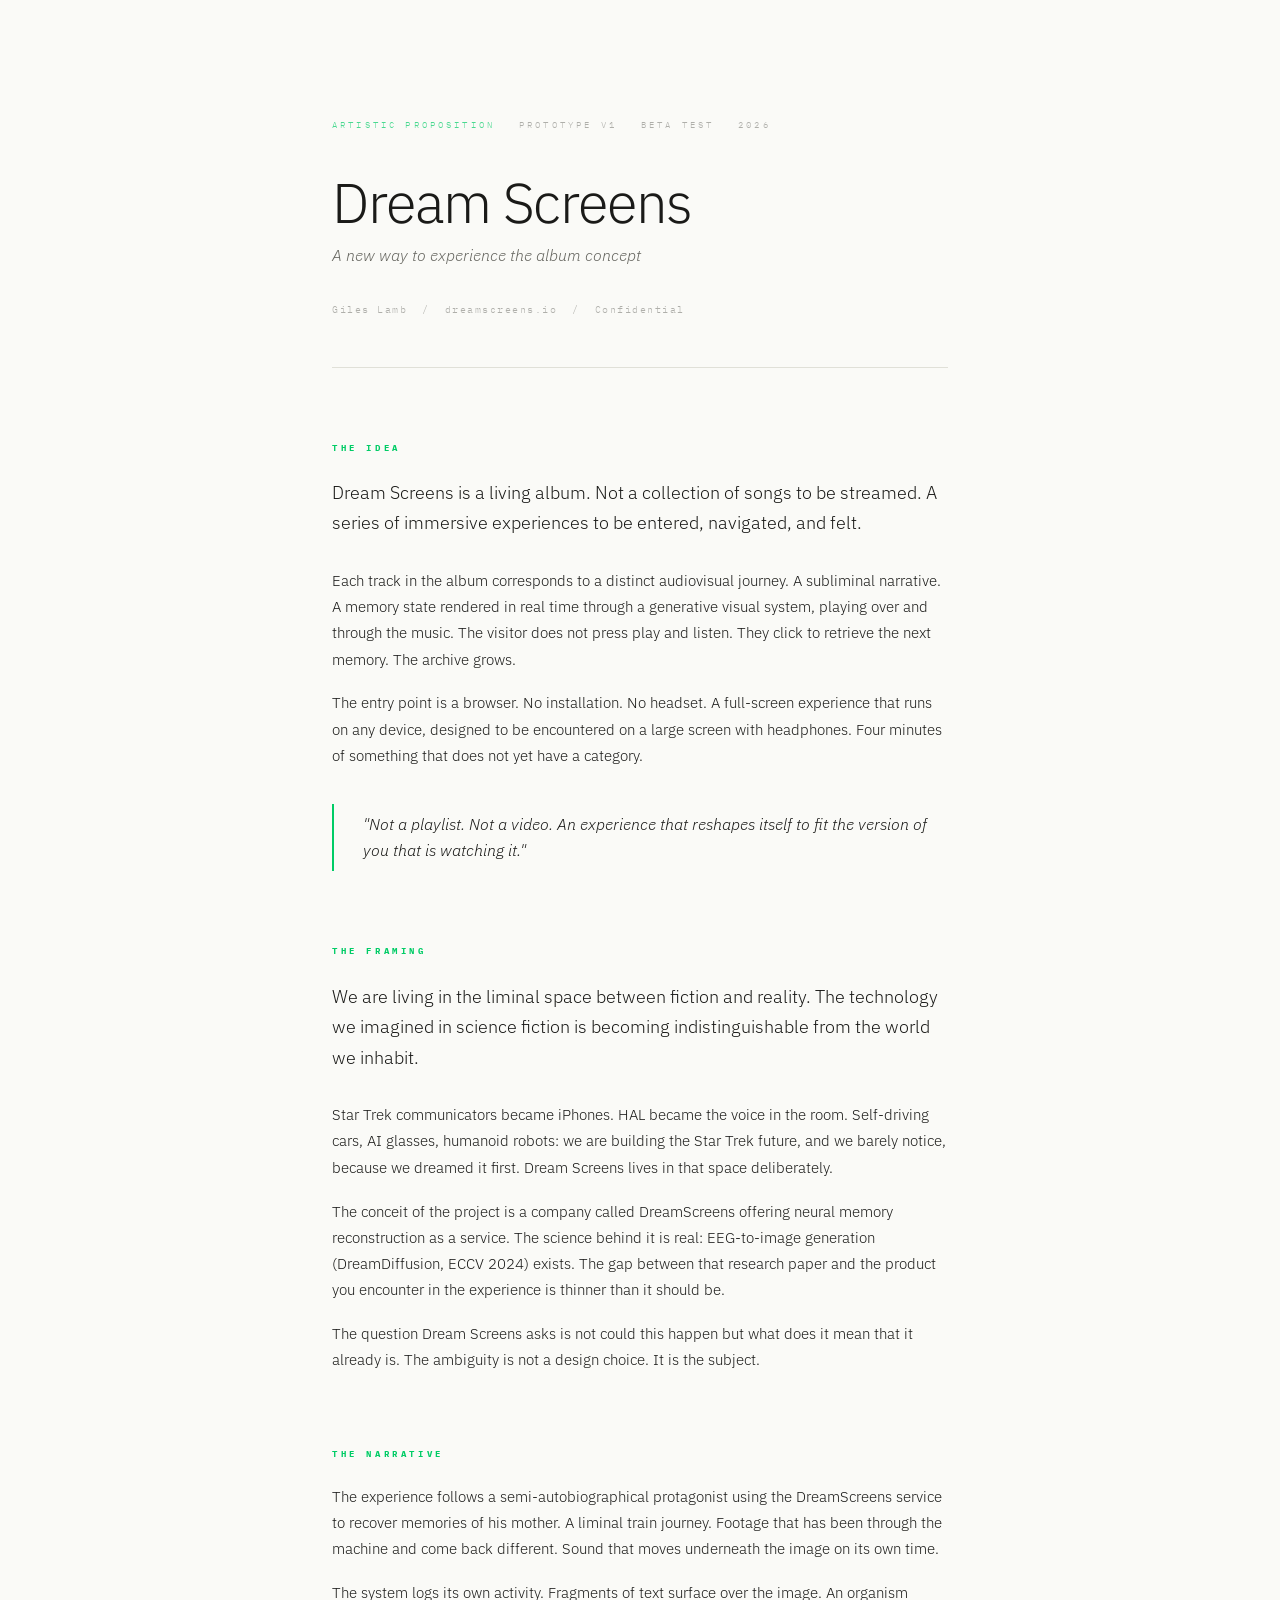
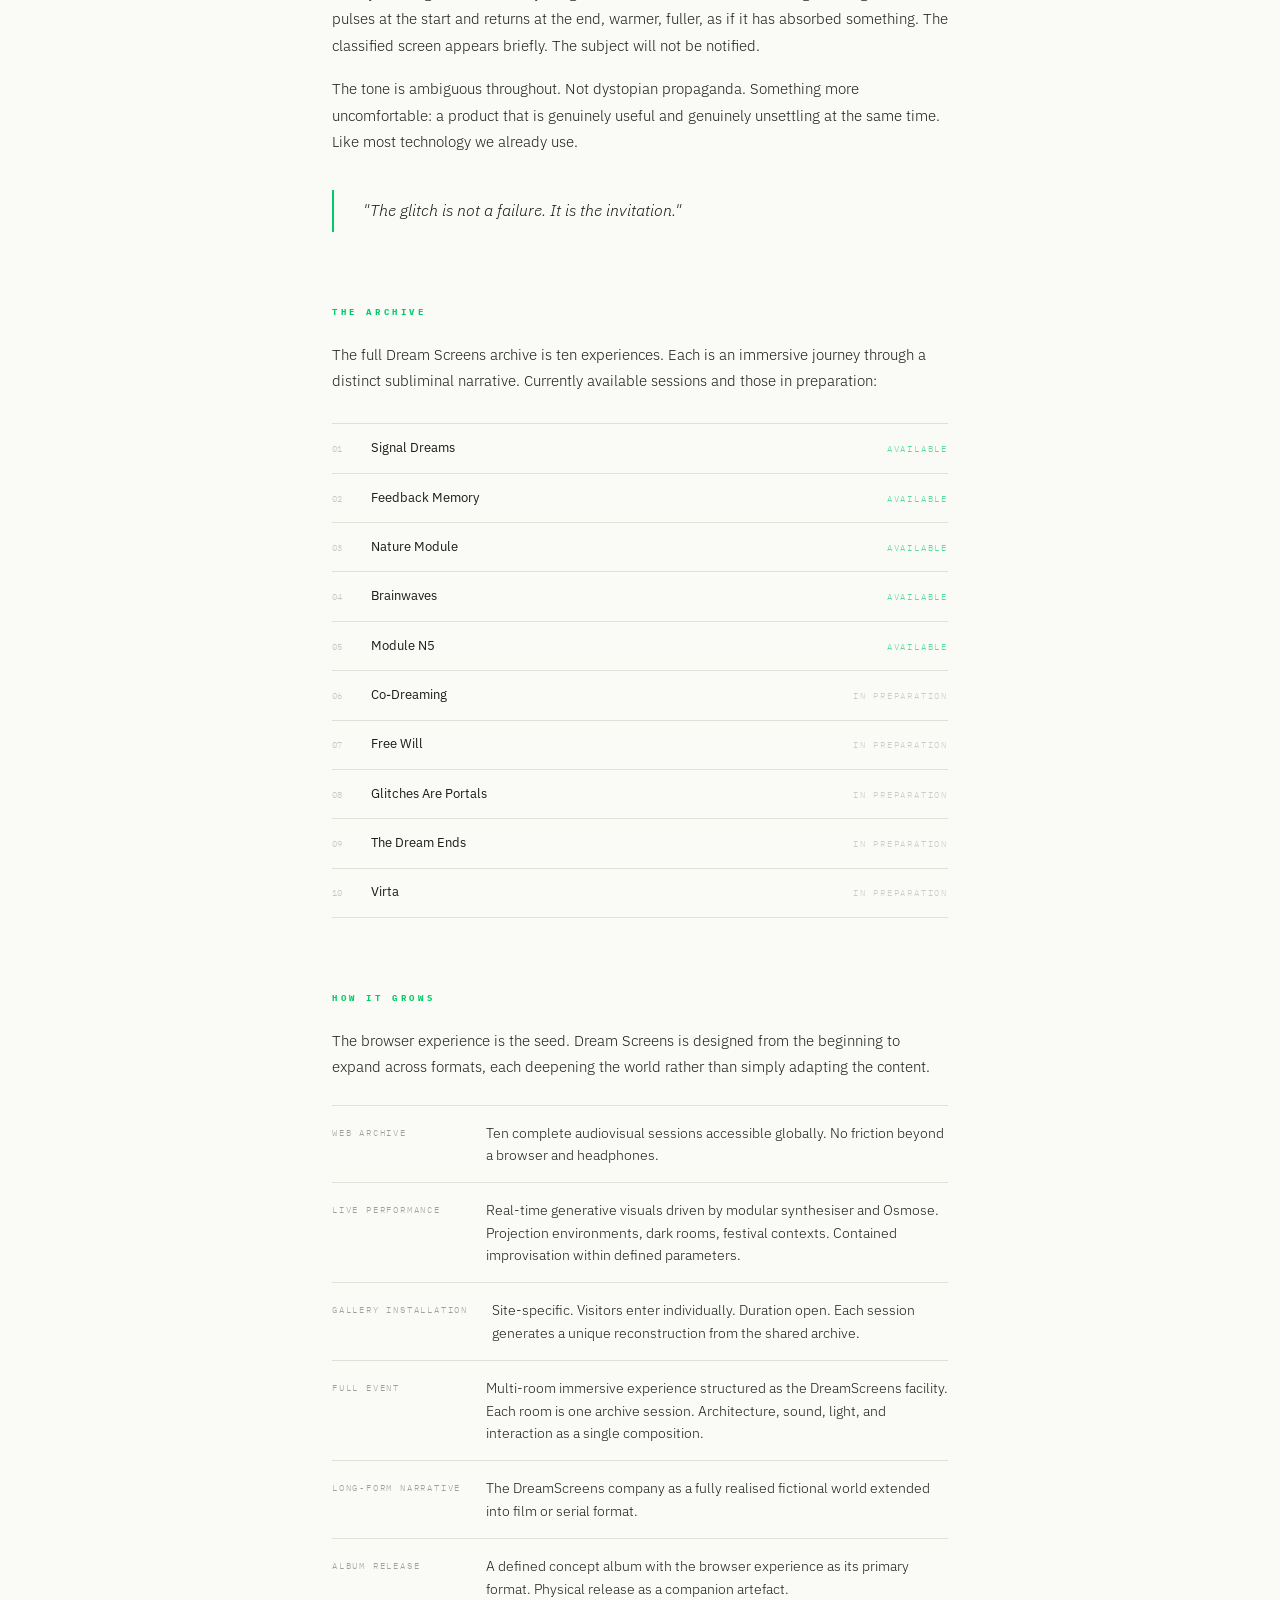
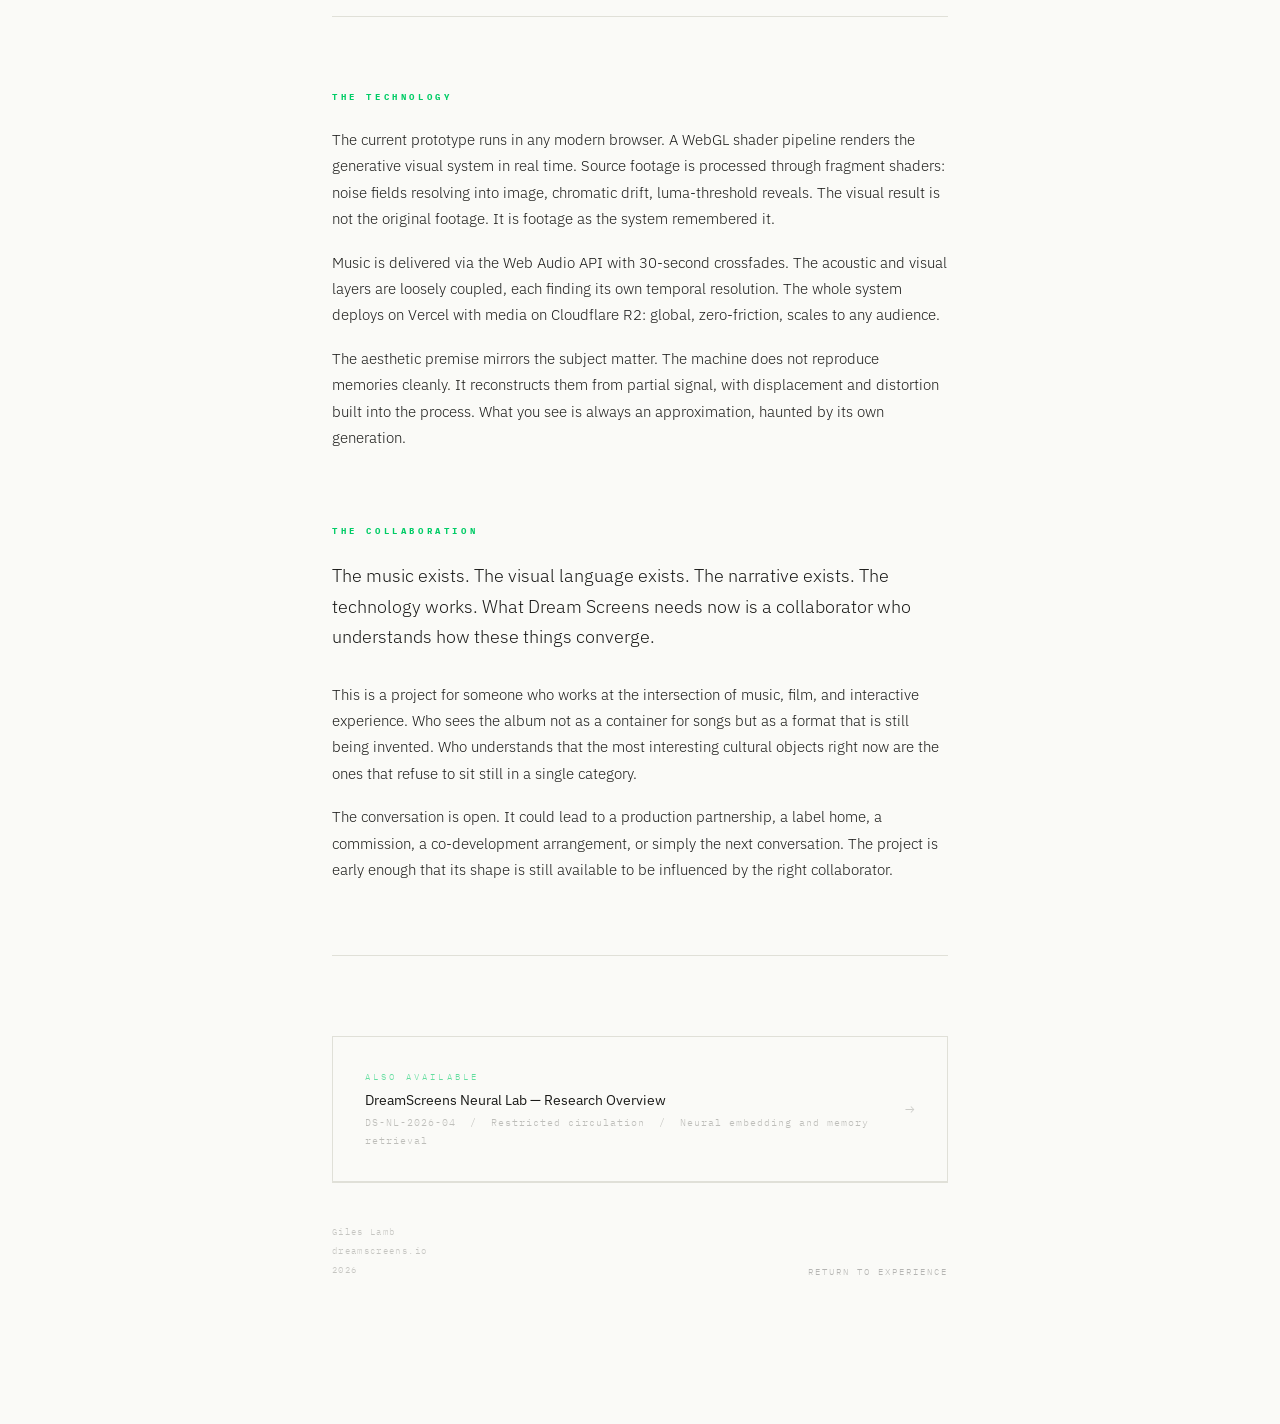
<file: proposal.html>
<!DOCTYPE html>
<html lang="en">
<head>
<meta charset="UTF-8">
<meta name="viewport" content="width=device-width, initial-scale=1.0">
<title>Dream Screens — Artistic Proposition</title>
<style>
@import url('https://fonts.googleapis.com/css2?family=IBM+Plex+Mono:wght@300;400&family=IBM+Plex+Sans:ital,wght@0,300;0,400;1,300;1,400&display=swap');

*, *::before, *::after { margin:0; padding:0; box-sizing:border-box; }

:root {
  --mono: 'IBM Plex Mono', monospace;
  --sans: 'IBM Plex Sans', sans-serif;
  --green: #00cc66;
  --text: #1a1a18;
  --muted: #666660;
  --rule: #e0e0d8;
  --bg: #fafaf7;
}

html { background: var(--bg); }
body {
  font-family: var(--sans);
  font-size: 16px;
  line-height: 1.75;
  color: var(--text);
  font-weight: 300;
  -webkit-font-smoothing: antialiased;
}

.page {
  max-width: 680px;
  margin: 0 auto;
  padding: 12vh 2rem 16vh;
}

/* Header */
.header {
  margin-bottom: 8vh;
  padding-bottom: 3rem;
  border-bottom: 1px solid var(--rule);
}
.badge {
  display: inline-flex;
  gap: 1.5rem;
  margin-bottom: 2.5rem;
}
.badge span {
  font-family: var(--mono);
  font-size: 9px;
  letter-spacing: 0.35em;
  text-transform: uppercase;
  color: var(--muted);
  opacity: 0.5;
}
.badge span.highlight {
  color: var(--green);
  opacity: 0.7;
}
.header h1 {
  font-family: var(--sans);
  font-size: clamp(32px, 5vw, 56px);
  font-weight: 300;
  line-height: 1.05;
  letter-spacing: -0.025em;
  color: var(--text);
  margin-bottom: 0.6rem;
}
.header .sub {
  font-family: var(--sans);
  font-size: 16px;
  font-style: italic;
  color: var(--muted);
  font-weight: 300;
  margin-bottom: 2rem;
}
.header .author {
  font-family: var(--mono);
  font-size: 10px;
  letter-spacing: 0.15em;
  color: var(--muted);
  opacity: 0.5;
}

/* Sections */
section { margin-bottom: 4.5rem; }

h2 {
  font-family: var(--mono);
  font-size: 9px;
  letter-spacing: 0.4em;
  text-transform: uppercase;
  color: var(--green);
  margin-bottom: 1.4rem;
}

h3 {
  font-family: var(--sans);
  font-size: 18px;
  font-weight: 400;
  line-height: 1.3;
  color: var(--text);
  margin-bottom: 0.9rem;
  margin-top: 2.2rem;
}
h3:first-child { margin-top: 0; }

p { margin-bottom: 1.1rem; font-size: 15px; }
p.lead {
  font-size: 18px;
  line-height: 1.7;
  font-weight: 300;
  margin-bottom: 1.8rem;
}

blockquote {
  border-left: 2px solid var(--green);
  padding: 0.5rem 0 0.5rem 1.8rem;
  margin: 2.2rem 0;
}
blockquote p {
  font-style: italic;
  font-size: 16px;
  line-height: 1.6;
  color: var(--text);
  margin-bottom: 0;
}

/* Format grid */
.formats { margin: 1.5rem 0; }
.format-row {
  display: flex;
  gap: 1.5rem;
  padding: 1rem 0;
  border-bottom: 1px solid var(--rule);
  align-items: flex-start;
}
.format-row:first-child { border-top: 1px solid var(--rule); }
.format-key {
  font-family: var(--mono);
  font-size: 9px;
  letter-spacing: 0.2em;
  text-transform: uppercase;
  color: var(--muted);
  min-width: 130px;
  padding-top: 3px;
  opacity: 0.6;
}
.format-val {
  font-size: 14px;
  line-height: 1.6;
  color: var(--text);
  flex: 1;
}

/* Track listing */
.tracklist { margin: 1.8rem 0; border-top: 1px solid var(--rule); }
.track {
  display: flex;
  align-items: baseline;
  gap: 1.2rem;
  padding: 0.8rem 0;
  border-bottom: 1px solid var(--rule);
}
.track .num {
  font-family: var(--mono);
  font-size: 9px;
  color: var(--muted);
  opacity: 0.35;
  min-width: 20px;
}
.track .title {
  font-size: 13px;
  font-weight: 400;
  flex: 1;
}
.track .status {
  font-family: var(--mono);
  font-size: 9px;
  letter-spacing: 0.2em;
  text-transform: uppercase;
  color: var(--green);
  opacity: 0.65;
}
.track .status.soon {
  color: var(--muted);
  opacity: 0.3;
}

/* Research paper link */
.research-link {
  margin-top: 5rem;
  padding: 2rem;
  border: 1px solid var(--rule);
  display: flex;
  justify-content: space-between;
  align-items: center;
  gap: 2rem;
  text-decoration: none;
  transition: border-color 0.2s;
}
.research-link:hover { border-color: var(--green); }
.research-link .rl-left {}
.research-link .rl-label {
  font-family: var(--mono);
  font-size: 9px;
  letter-spacing: 0.35em;
  text-transform: uppercase;
  color: var(--green);
  opacity: 0.6;
  margin-bottom: 0.4rem;
}
.research-link .rl-title {
  font-family: var(--sans);
  font-size: 14px;
  font-weight: 400;
  color: var(--text);
  line-height: 1.3;
}
.research-link .rl-sub {
  font-family: var(--mono);
  font-size: 10px;
  color: var(--muted);
  opacity: 0.4;
  margin-top: 0.3rem;
  letter-spacing: 0.1em;
}
.research-link .rl-arrow {
  font-family: var(--mono);
  font-size: 16px;
  color: var(--muted);
  opacity: 0.3;
  flex-shrink: 0;
  transition: opacity 0.2s, transform 0.2s;
}
.research-link:hover .rl-arrow { opacity: 0.7; transform: translateX(4px); }

hr { border: none; border-top: 1px solid var(--rule); margin: 4rem 0; }

/* Footer */
.doc-footer {
  padding-top: 2.5rem;
  border-top: 1px solid var(--rule);
  display: flex;
  justify-content: space-between;
  align-items: flex-end;
}
.doc-footer .left {
  font-family: var(--mono);
  font-size: 9px;
  letter-spacing: 0.15em;
  color: var(--muted);
  opacity: 0.35;
  line-height: 2.1;
}
.doc-footer a.back {
  font-family: var(--mono);
  font-size: 9px;
  letter-spacing: 0.22em;
  text-transform: uppercase;
  color: var(--text);
  text-decoration: none;
  opacity: 0.3;
  transition: opacity 0.2s;
}
.doc-footer a.back:hover { opacity: 0.8; }

@media (max-width: 600px) {
  .format-row { flex-direction: column; gap: 0.5rem; }
  .research-link { flex-direction: column; }
  .doc-footer { flex-direction: column; gap: 1.5rem; }
}
</style>
</head>
<body>
<div class="page">

  <div class="header">
    <div class="badge">
      <span class="highlight">Artistic Proposition</span>
      <span>Prototype v1</span>
      <span>Beta test</span>
      <span>2026</span>
    </div>
    <h1>Dream Screens</h1>
    <div class="sub">A new way to experience the album concept</div>
    <div class="author">Giles Lamb &nbsp;/&nbsp; dreamscreens.io &nbsp;/&nbsp; Confidential</div>
  </div>

  <section>
    <h2>The idea</h2>
    <p class="lead">Dream Screens is a living album. Not a collection of songs to be streamed. A series of immersive experiences to be entered, navigated, and felt.</p>
    <p>Each track in the album corresponds to a distinct audiovisual journey. A subliminal narrative. A memory state rendered in real time through a generative visual system, playing over and through the music. The visitor does not press play and listen. They click to retrieve the next memory. The archive grows.</p>
    <p>The entry point is a browser. No installation. No headset. A full-screen experience that runs on any device, designed to be encountered on a large screen with headphones. Four minutes of something that does not yet have a category.</p>

    <blockquote>
      <p>"Not a playlist. Not a video. An experience that reshapes itself to fit the version of you that is watching it."</p>
    </blockquote>
  </section>

  <section>
    <h2>The framing</h2>
    <p class="lead">We are living in the liminal space between fiction and reality. The technology we imagined in science fiction is becoming indistinguishable from the world we inhabit.</p>
    <p>Star Trek communicators became iPhones. HAL became the voice in the room. Self-driving cars, AI glasses, humanoid robots: we are building the Star Trek future, and we barely notice, because we dreamed it first. Dream Screens lives in that space deliberately.</p>
    <p>The conceit of the project is a company called DreamScreens offering neural memory reconstruction as a service. The science behind it is real: EEG-to-image generation (DreamDiffusion, ECCV 2024) exists. The gap between that research paper and the product you encounter in the experience is thinner than it should be.</p>
    <p>The question Dream Screens asks is not could this happen but what does it mean that it already is. The ambiguity is not a design choice. It is the subject.</p>
  </section>

  <section>
    <h2>The narrative</h2>
    <p>The experience follows a semi-autobiographical protagonist using the DreamScreens service to recover memories of his mother. A liminal train journey. Footage that has been through the machine and come back different. Sound that moves underneath the image on its own time.</p>
    <p>The system logs its own activity. Fragments of text surface over the image. An organism pulses at the start and returns at the end, warmer, fuller, as if it has absorbed something. The classified screen appears briefly. The subject will not be notified.</p>
    <p>The tone is ambiguous throughout. Not dystopian propaganda. Something more uncomfortable: a product that is genuinely useful and genuinely unsettling at the same time. Like most technology we already use.</p>

    <blockquote>
      <p>"The glitch is not a failure. It is the invitation."</p>
    </blockquote>
  </section>

  <section>
    <h2>The archive</h2>
    <p>The full Dream Screens archive is ten experiences. Each is an immersive journey through a distinct subliminal narrative. Currently available sessions and those in preparation:</p>

    <div class="tracklist">
      <div class="track"><span class="num">01</span><span class="title">Signal Dreams</span><span class="status">available</span></div>
      <div class="track"><span class="num">02</span><span class="title">Feedback Memory</span><span class="status">available</span></div>
      <div class="track"><span class="num">03</span><span class="title">Nature Module</span><span class="status">available</span></div>
      <div class="track"><span class="num">04</span><span class="title">Brainwaves</span><span class="status">available</span></div>
      <div class="track"><span class="num">05</span><span class="title">Module N5</span><span class="status">available</span></div>
      <div class="track"><span class="num">06</span><span class="title">Co-Dreaming</span><span class="status soon">in preparation</span></div>
      <div class="track"><span class="num">07</span><span class="title">Free Will</span><span class="status soon">in preparation</span></div>
      <div class="track"><span class="num">08</span><span class="title">Glitches Are Portals</span><span class="status soon">in preparation</span></div>
      <div class="track"><span class="num">09</span><span class="title">The Dream Ends</span><span class="status soon">in preparation</span></div>
      <div class="track"><span class="num">10</span><span class="title">Virta</span><span class="status soon">in preparation</span></div>
    </div>
  </section>

  <section>
    <h2>How it grows</h2>
    <p>The browser experience is the seed. Dream Screens is designed from the beginning to expand across formats, each deepening the world rather than simply adapting the content.</p>

    <div class="formats">
      <div class="format-row">
        <div class="format-key">Web archive</div>
        <div class="format-val">Ten complete audiovisual sessions accessible globally. No friction beyond a browser and headphones.</div>
      </div>
      <div class="format-row">
        <div class="format-key">Live performance</div>
        <div class="format-val">Real-time generative visuals driven by modular synthesiser and Osmose. Projection environments, dark rooms, festival contexts. Contained improvisation within defined parameters.</div>
      </div>
      <div class="format-row">
        <div class="format-key">Gallery installation</div>
        <div class="format-val">Site-specific. Visitors enter individually. Duration open. Each session generates a unique reconstruction from the shared archive.</div>
      </div>
      <div class="format-row">
        <div class="format-key">Full event</div>
        <div class="format-val">Multi-room immersive experience structured as the DreamScreens facility. Each room is one archive session. Architecture, sound, light, and interaction as a single composition.</div>
      </div>
      <div class="format-row">
        <div class="format-key">Long-form narrative</div>
        <div class="format-val">The DreamScreens company as a fully realised fictional world extended into film or serial format.</div>
      </div>
      <div class="format-row">
        <div class="format-key">Album release</div>
        <div class="format-val">A defined concept album with the browser experience as its primary format. Physical release as a companion artefact.</div>
      </div>
    </div>
  </section>

  <section>
    <h2>The technology</h2>
    <p>The current prototype runs in any modern browser. A WebGL shader pipeline renders the generative visual system in real time. Source footage is processed through fragment shaders: noise fields resolving into image, chromatic drift, luma-threshold reveals. The visual result is not the original footage. It is footage as the system remembered it.</p>
    <p>Music is delivered via the Web Audio API with 30-second crossfades. The acoustic and visual layers are loosely coupled, each finding its own temporal resolution. The whole system deploys on Vercel with media on Cloudflare R2: global, zero-friction, scales to any audience.</p>
    <p>The aesthetic premise mirrors the subject matter. The machine does not reproduce memories cleanly. It reconstructs them from partial signal, with displacement and distortion built into the process. What you see is always an approximation, haunted by its own generation.</p>
  </section>

  <section>
    <h2>The collaboration</h2>
    <p class="lead">The music exists. The visual language exists. The narrative exists. The technology works. What Dream Screens needs now is a collaborator who understands how these things converge.</p>
    <p>This is a project for someone who works at the intersection of music, film, and interactive experience. Who sees the album not as a container for songs but as a format that is still being invented. Who understands that the most interesting cultural objects right now are the ones that refuse to sit still in a single category.</p>
    <p>The conversation is open. It could lead to a production partnership, a label home, a commission, a co-development arrangement, or simply the next conversation. The project is early enough that its shape is still available to be influenced by the right collaborator.</p>
  </section>

  <hr>

  <!-- Link to research paper -->
  <a class="research-link" href="whitepaper.html" target="_blank">
    <div class="rl-left">
      <div class="rl-label">Also available</div>
      <div class="rl-title">DreamScreens Neural Lab — Research Overview</div>
      <div class="rl-sub">DS-NL-2026-04 &nbsp;/&nbsp; Restricted circulation &nbsp;/&nbsp; Neural embedding and memory retrieval</div>
    </div>
    <div class="rl-arrow">→</div>
  </a>

  <div class="doc-footer">
    <div class="left">
      Giles Lamb<br>
      dreamscreens.io<br>
      2026
    </div>
    <a class="back" href="index.html">return to experience</a>
  </div>

</div>
</body>
</html>
</file>
